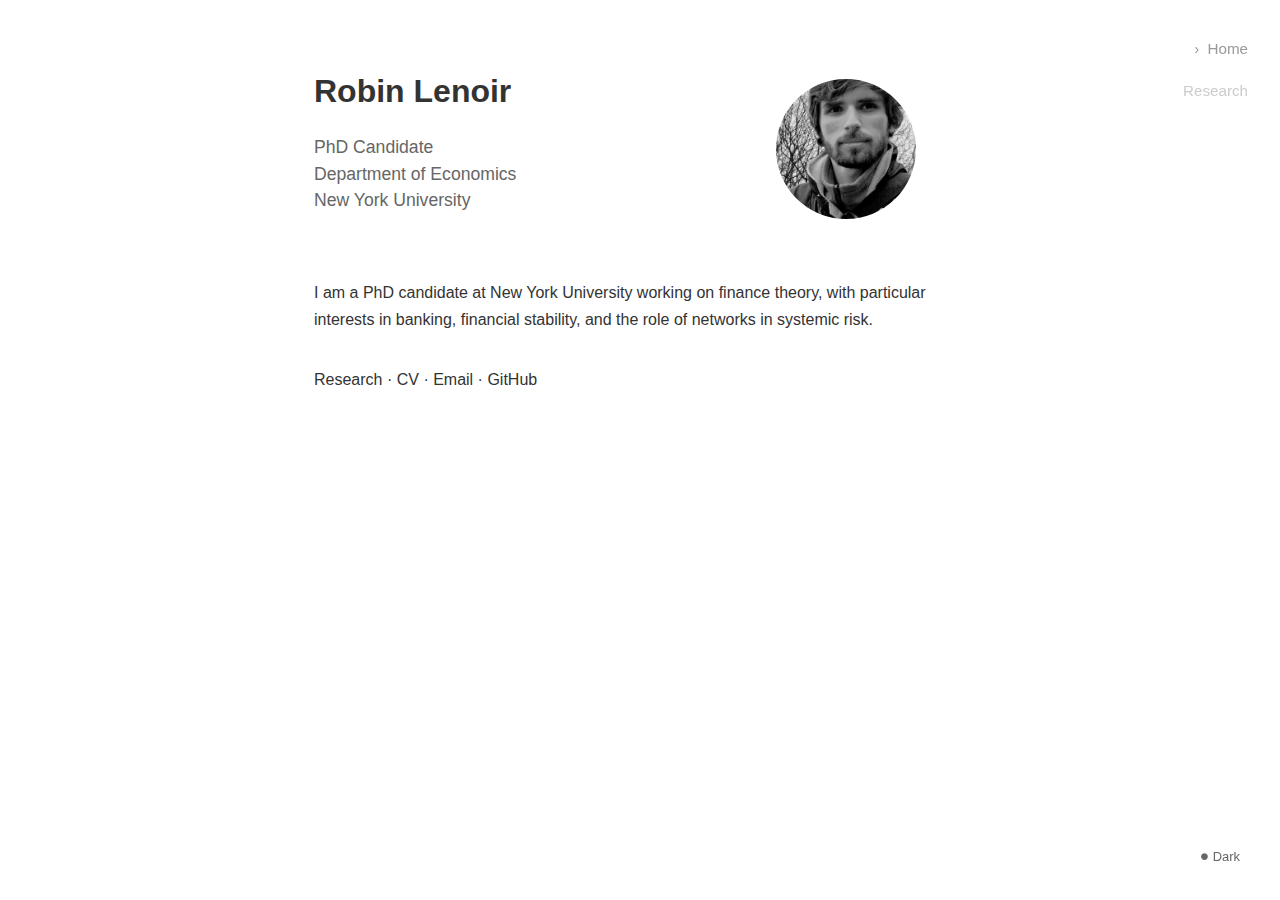
<file: index.html>
<!DOCTYPE html>
<html lang="en">
<head>
    <meta charset="UTF-8">
    <meta name="viewport" content="width=device-width, initial-scale=1.0">
    <meta name="description" content="Robin Lenoir - PhD candidate in Economics at NYU. Research on bank runs, financial stability, and network economics.">
    <title>Robin Lenoir</title>
    <link rel="canonical" href="https://robinlenoir.com/">

    <!-- OpenGraph tags for social sharing -->
    <meta property="og:title" content="Robin Lenoir - Economics Research">
    <meta property="og:description" content="PhD candidate in Economics at NYU. Research on bank runs, deposit markets, and financial stability.">
    <meta property="og:url" content="https://robinlenoir.com/">
    <meta property="og:type" content="website">
    <meta property="og:image" content="https://robinlenoir.com/images/profile.jpg">

    <!-- Twitter Card tags -->
    <meta name="twitter:card" content="summary">
    <meta name="twitter:title" content="Robin Lenoir - Economics Research">
    <meta name="twitter:description" content="PhD candidate in Economics at NYU. Research on bank runs and financial stability.">
    <meta name="twitter:image" content="https://robinlenoir.com/images/profile.jpg">

    <link rel="stylesheet" href="style.css">
    <script type="application/ld+json">
{
  "@context": "https://schema.org",
  "@type": "Person",
  "name": "Robin Lenoir",
  "jobTitle": "PhD Candidate in Economics",
  "affiliation": {
    "@type": "Organization",
    "name": "New York University",
    "department": "Department of Economics"
  },
  "url": "https://robinlenoir.com",
  "email": "lenoir.robin@gmail.com",
  "sameAs": [
    "https://github.com/Robin-Lenoir",
    "https://scholar.google.com/citations?user=YJST3i8AAAAJ"
  ]
}
    </script>
</head>
<body>
    <nav>
        <a href="index.html" class="active">Home</a>
        <a href="research.html">Research</a>
        <!-- <a href="teaching.html">Teaching</a> -->
    </nav>

    <main>
        <section id="profile">
            <div class="profile-info">
                <h1>Robin Lenoir</h1>
                <p class="position">PhD Candidate<br>
                Department of Economics<br>
                New York University</p>
            </div>
            <img src="images/profile.jpg" alt="Robin Lenoir" class="profile-photo">
        </section>

        <section id="about">
            <p>
            I am a PhD candidate at New York University working on finance theory, with particular interests in banking, financial stability, and the role of networks in systemic risk.
            </p>
        </section>

        <section id="contact">
            <p>
            <a href="research.html">Research</a>
            &middot;
            <a href="files/public/cv.pdf">CV</a>
            &middot;
            <a href="mailto:lenoir.robin@gmail.com">Email</a>
            &middot;
            <a href="https://github.com/Robin-Lenoir">GitHub</a>
                <!-- <a href="https://scholar.google.com/citations?user=YOURID">Google Scholar</a> -->
            </p>
        </section>
    </main>

    <footer>
        <button id="theme-toggle" aria-label="Toggle theme">
            <span id="theme-icon">●</span> <span id="theme-label">Auto</span>
        </button>
    </footer>

    <script src="theme-toggle.js"></script>
</body>
</html>
</file>
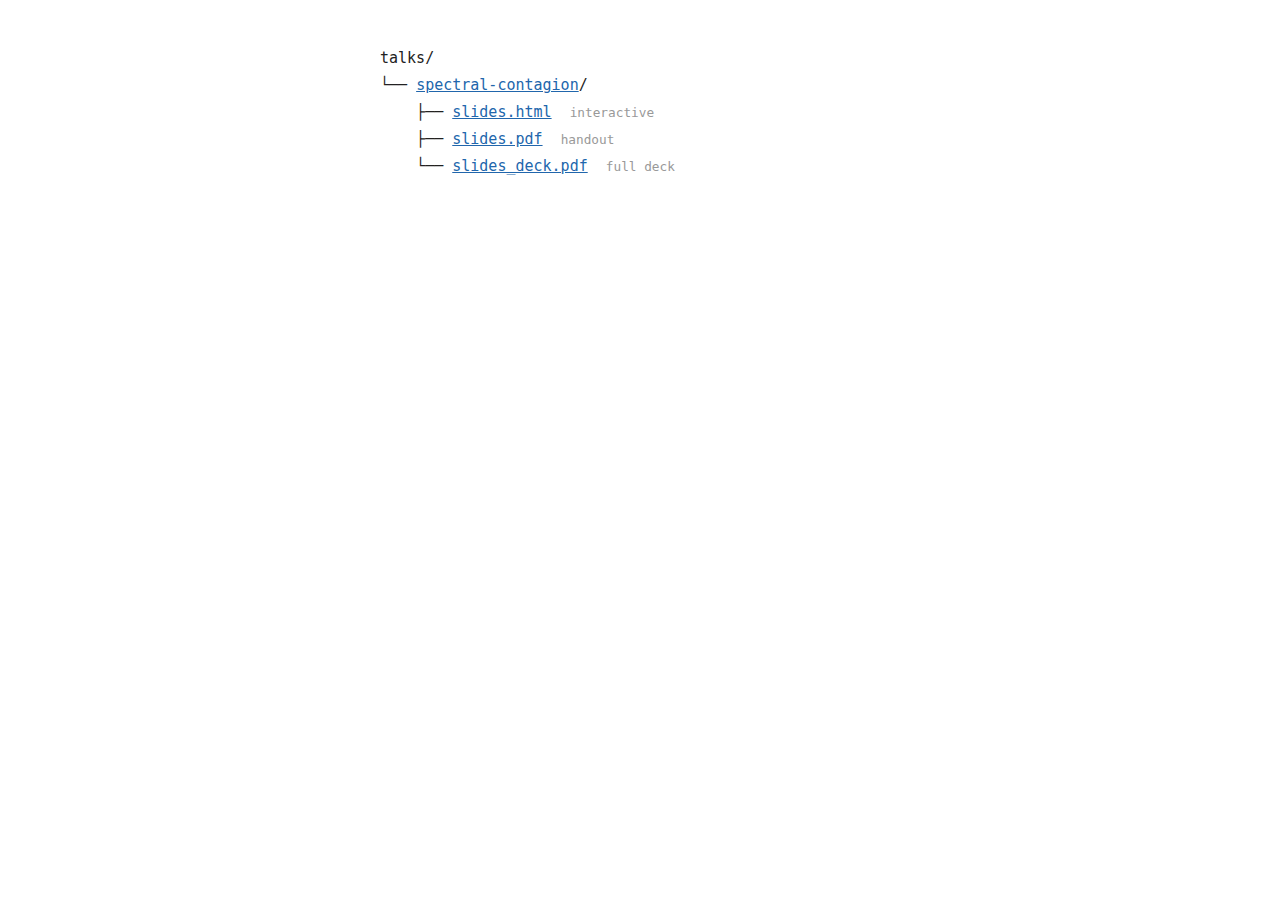
<file: talks/index.html>
<!DOCTYPE html>
<html lang="en">
<head>
<meta charset="utf-8">
<meta name="robots" content="noindex, nofollow">
<title>talks/</title>
<style>
body { font-family: monospace; font-size: 15px; max-width: 520px; margin: 3em auto; padding: 0 1em; color: #222; }
a { color: #2166ac; }
a:visited { color: #2166ac; }
.tree { line-height: 1.8; }
.dim { color: #999; font-size: 0.85em; }
</style>
</head>
<body>
<pre class="tree">talks/
└── <a href="spectral-contagion/">spectral-contagion</a>/
    ├── <a href="spectral-contagion/slides.html">slides.html</a>  <span class="dim">interactive</span>
    ├── <a href="spectral-contagion/slides.pdf">slides.pdf</a>  <span class="dim">handout</span>
    └── <a href="spectral-contagion/slides_deck.pdf">slides_deck.pdf</a>  <span class="dim">full deck</span>
</pre>
</body>
</html>
</file>
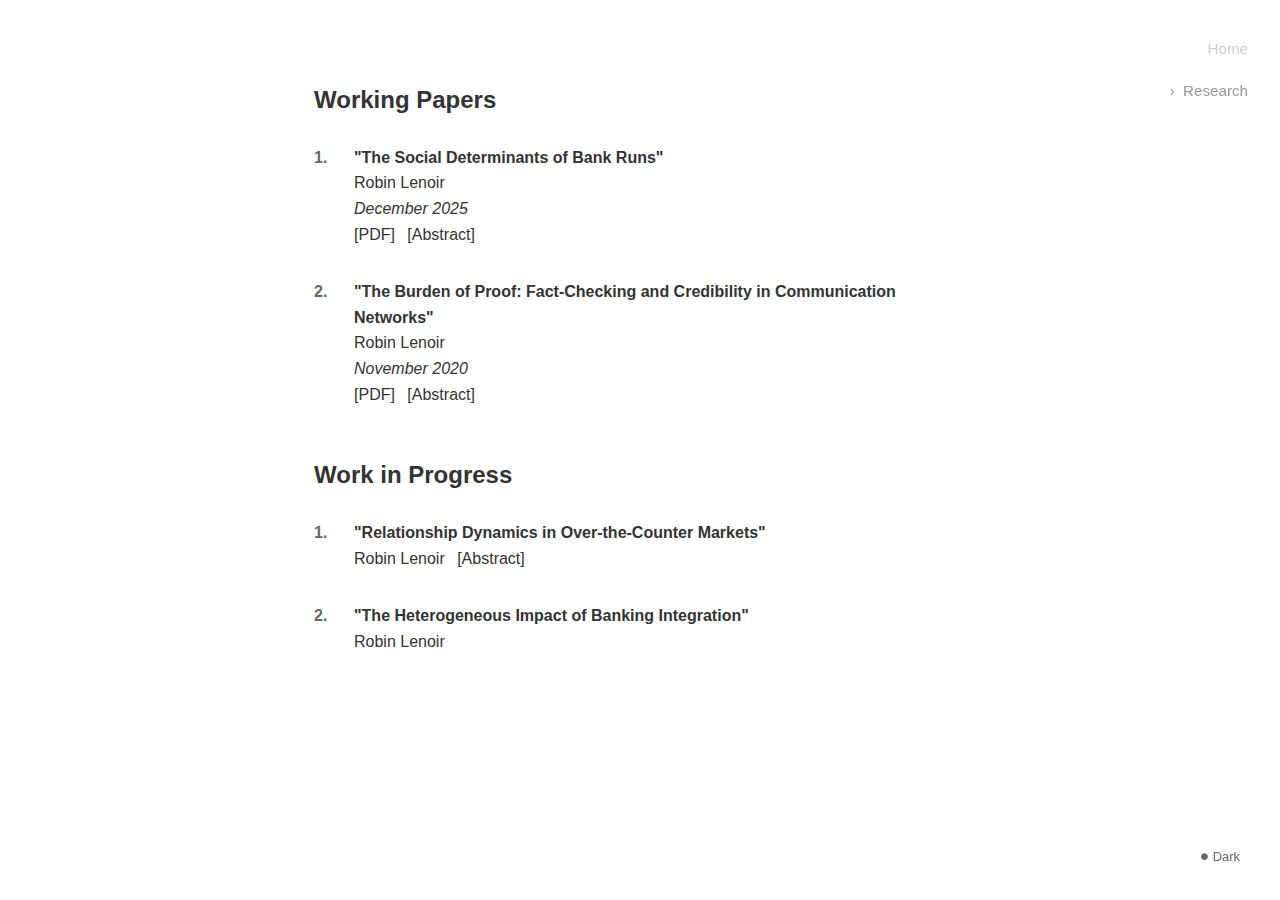
<file: research.html>
<!DOCTYPE html>
<html lang="en">
<head>
    <meta charset="UTF-8">
    <meta name="viewport" content="width=device-width, initial-scale=1.0">
    <title>Robin Lenoir - Research</title>
    <link rel="stylesheet" href="style.css">
</head>
<body>
    <nav>
        <a href="index.html">Home</a>
        <a href="research.html" class="active">Research</a>
        <!-- <a href="teaching.html">Teaching</a> -->
    </nav>

    <main>
        <!-- <h1>Research</h1> -->

        <section id="working-papers">
            <h2>Working Papers</h2>

            <ol class="paper-list">
                <li class="paper">
                    <span class="paper-title">"The Social Determinants of Bank Runs"</span><br>
                    Robin Lenoir<br>
                    <em>December 2025</em><br>
                    <span class="paper-links">
                        [<a href="public/papers/social_bank_runs.pdf">PDF</a>]
                    </span>
                    <details class="inline-abstract">
                        <summary>[Abstract]</summary>
                        <p>
                            Motivated by new evidence from the 2023 U.S. regional bank crisis, I develop a theory of how depositor social structure influences bank runs. Rumors about bank financial health spread via interpersonal communication, triggering withdrawals that may lead to collapse. I show that the occurrence, speed, and scale of runs depend on depositor connectedness—the likelihood that agents know and communicate with each other. Higher connectedness accelerates information spread, making runs faster and more severe. In contrast, dispersed depositor bases slow down runs, and can even prevent them entirely.
                        </p>
                    </details>
                </li>

                <li class="paper">
                    <span class="paper-title">"The Burden of Proof: Fact-Checking and Credibility in Communication Networks"</span><br>
                    Robin Lenoir<br>
                    <em>November 2020</em><br>
                    <span class="paper-links">
                        [<a href="public/papers/burden_of_proof.pdf">PDF</a>]
                    </span>
                    <details class="inline-abstract">
                        <summary>[Abstract]</summary>
                        <p>
                            Can fact-checking improve communication in a network? I study a communication network where agents can publicly commit ex-ante to fact-check any message they send with a reliability of their choice. I show that truth-seeking agents use fact-checking as a device to verify information while biased agents—who want false opinions to spread—use fact-checking as a persuasion device to improve their credibility. I describe how a designer can implement full communication (all messages are trusted and transmitted) by choosing an appropriate cost for fact-checking commitment, to be paid by agents. Finally, I study who carries the "burden of proof"; that which agents bear the necessary fact-checking to ensure sufficient trust in the network. I show that when the cost of fact-checking is low, unbiased agents carry the "burden of proof." Conversely, when the cost is high, biased agents carry it.
                        </p>
                    </details>
                </li>
            </ol>
        </section>

        <section id="work-in-progress">
            <h2>Work in Progress</h2>

            <ol class="wip-list">
                <li>
                    <span class="paper-title">"Relationship Dynamics in Over-the-Counter Markets"</span><br>
                    Robin Lenoir
                    <details class="inline-abstract">
                        <summary>[Abstract]</summary>
                        <p>
                            I develop a model of relationship dynamics in OTC markets, focusing on how these relationships affect liquidity and trading behavior. Investors facing liquidity shocks trade assets through partners chosen from a personal network of dealers randomly met in the past. Dealers, heterogeneous in their execution speed, compete on fees within the network to secure trades. In equilibrium, investors trade with the fastest dealer in their network, but fees are determined by the speed of the second-fastest dealer. As agents meet new dealers, they can switch to better partners, concentrating trade among the fastest dealers. When trading repeatedly with the same dealer, equilibrium fees decrease over time. I demonstrate how heterogeneity in investor access to the market depends on their network, with those having faster dealers adjusting their asset holdings more after liquidity shocks. Finally, I show that increased dealer competition, captured by the meeting rate of new dealers, increases asset holding dispersion and improves liquidity.
                        </p>
                    </details>
                </li>
                <li>
                    <span class="paper-title">"The Heterogeneous Impact of Banking Integration"</span><br>
                    Robin Lenoir
                </li>
            </ol>
        </section>
    </main>

    <footer>
        <button id="theme-toggle" aria-label="Toggle theme">
            <span id="theme-icon">●</span> <span id="theme-label">Auto</span>
        </button>
    </footer>

    <script src="theme-toggle.js"></script>
</body>
</html>
</file>
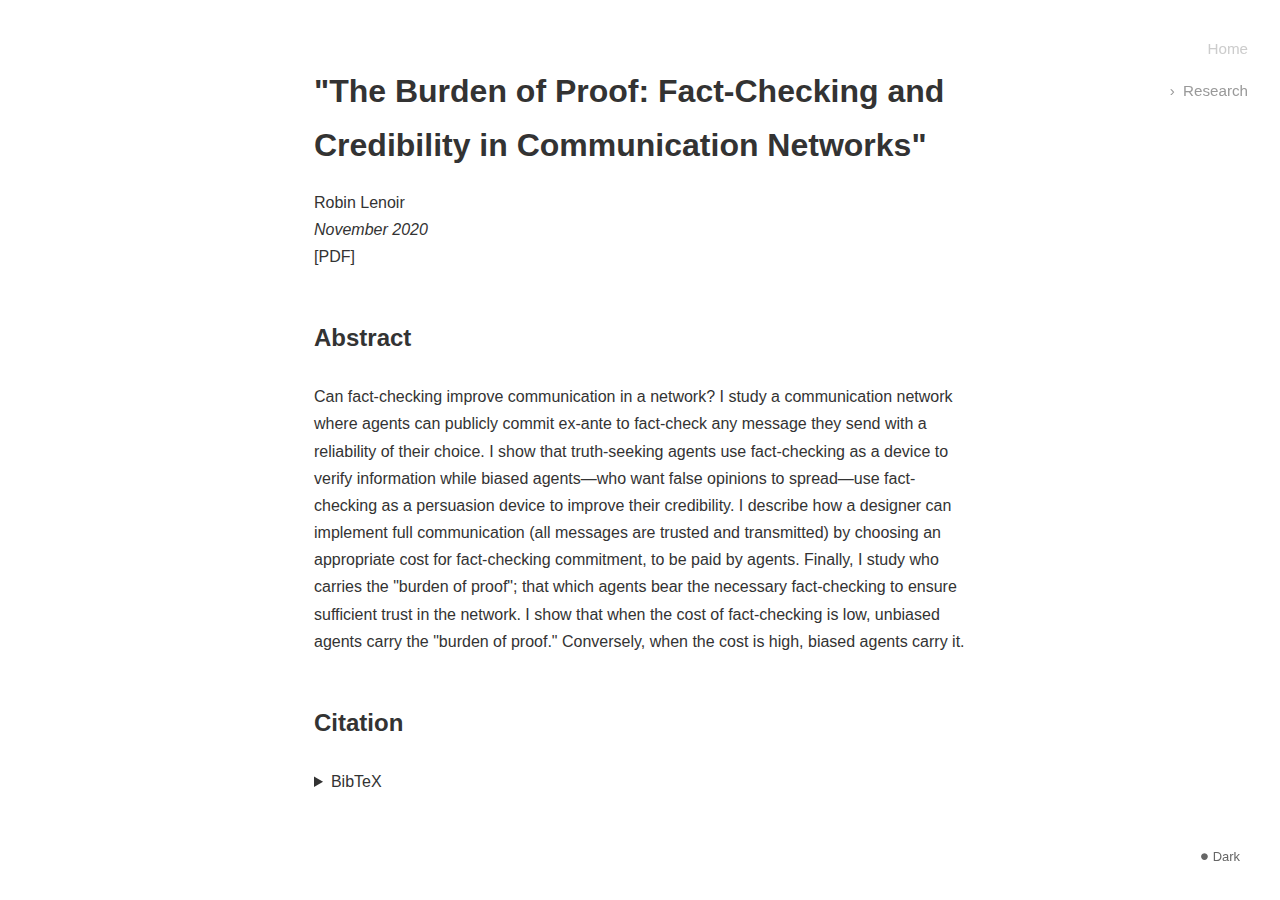
<file: papers/burden-of-proof.html>
<!DOCTYPE html>
<html lang="en">
<head>
    <meta charset="UTF-8">
    <meta name="viewport" content="width=device-width, initial-scale=1.0">

    <!-- Basic SEO -->
    <meta name="description" content="Can fact-checking improve communication in a network? I study how agents use fact-checking as both a verification and persuasion device.">
    <title>The Burden of Proof: Fact-Checking and Credibility in Communication Networks - Robin Lenoir</title>
    <link rel="canonical" href="https://robinlenoir.com/papers/burden-of-proof.html">

    <!-- Google Scholar Citation Tags -->
    <meta name="citation_title" content="The Burden of Proof: Fact-Checking and Credibility in Communication Networks">
    <meta name="citation_author" content="Robin Lenoir">
    <meta name="citation_publication_date" content="2020/11">
    <meta name="citation_pdf_url" content="https://robinlenoir.com/public/papers/burden_of_proof.pdf">
    <meta name="citation_fulltext_html_url" content="https://robinlenoir.com/papers/burden-of-proof.html">
    <meta name="citation_language" content="en">

    <!-- OpenGraph Tags for Social Sharing -->
    <meta property="og:title" content="The Burden of Proof: Fact-Checking and Credibility in Communication Networks">
    <meta property="og:description" content="Can fact-checking improve communication in a network? I study how agents use fact-checking as both a verification and persuasion device.">
    <meta property="og:url" content="https://robinlenoir.com/papers/burden-of-proof.html">
    <meta property="og:type" content="article">

    <!-- Twitter Card Tags -->
    <meta name="twitter:card" content="summary">
    <meta name="twitter:title" content="The Burden of Proof: Fact-Checking and Credibility in Communication Networks">
    <meta name="twitter:description" content="Can fact-checking improve communication in a network? I study how agents use fact-checking as both a verification and persuasion device.">

    <link rel="stylesheet" href="../style.css">
</head>
<body>
    <nav>
        <a href="../index.html">Home</a>
        <a href="../research.html" class="active">Research</a>
    </nav>

    <main>
        <article class="paper-page">
            <h1>"The Burden of Proof: Fact-Checking and Credibility in Communication Networks"</h1>

            <p class="paper-meta">
                Robin Lenoir<br>
                <em>November 2020</em><br>
                <span class="paper-links">
                    [<a href="../public/papers/burden_of_proof.pdf">PDF</a>]
                </span>
            </p>

            <section class="abstract">
                <h2>Abstract</h2>
                <p>
                    Can fact-checking improve communication in a network? I study a communication network where agents can publicly commit ex-ante to fact-check any message they send with a reliability of their choice. I show that truth-seeking agents use fact-checking as a device to verify information while biased agents—who want false opinions to spread—use fact-checking as a persuasion device to improve their credibility. I describe how a designer can implement full communication (all messages are trusted and transmitted) by choosing an appropriate cost for fact-checking commitment, to be paid by agents. Finally, I study who carries the "burden of proof"; that which agents bear the necessary fact-checking to ensure sufficient trust in the network. I show that when the cost of fact-checking is low, unbiased agents carry the "burden of proof." Conversely, when the cost is high, biased agents carry it.
                </p>
            </section>

            <section class="citation">
                <h2>Citation</h2>
                <details>
                    <summary>BibTeX</summary>
                    <pre><code>@article{lenoir2020burden,
  title={The Burden of Proof: Fact-Checking and Credibility in Communication Networks},
  author={Lenoir, Robin},
  year={2020},
  month={November}
}</code></pre>
                </details>
            </section>
        </article>
    </main>

    <footer>
        <button id="theme-toggle" aria-label="Toggle theme">
            <span id="theme-icon">●</span> <span id="theme-label">Auto</span>
        </button>
    </footer>

    <script src="../theme-toggle.js"></script>
</body>
</html>
</file>
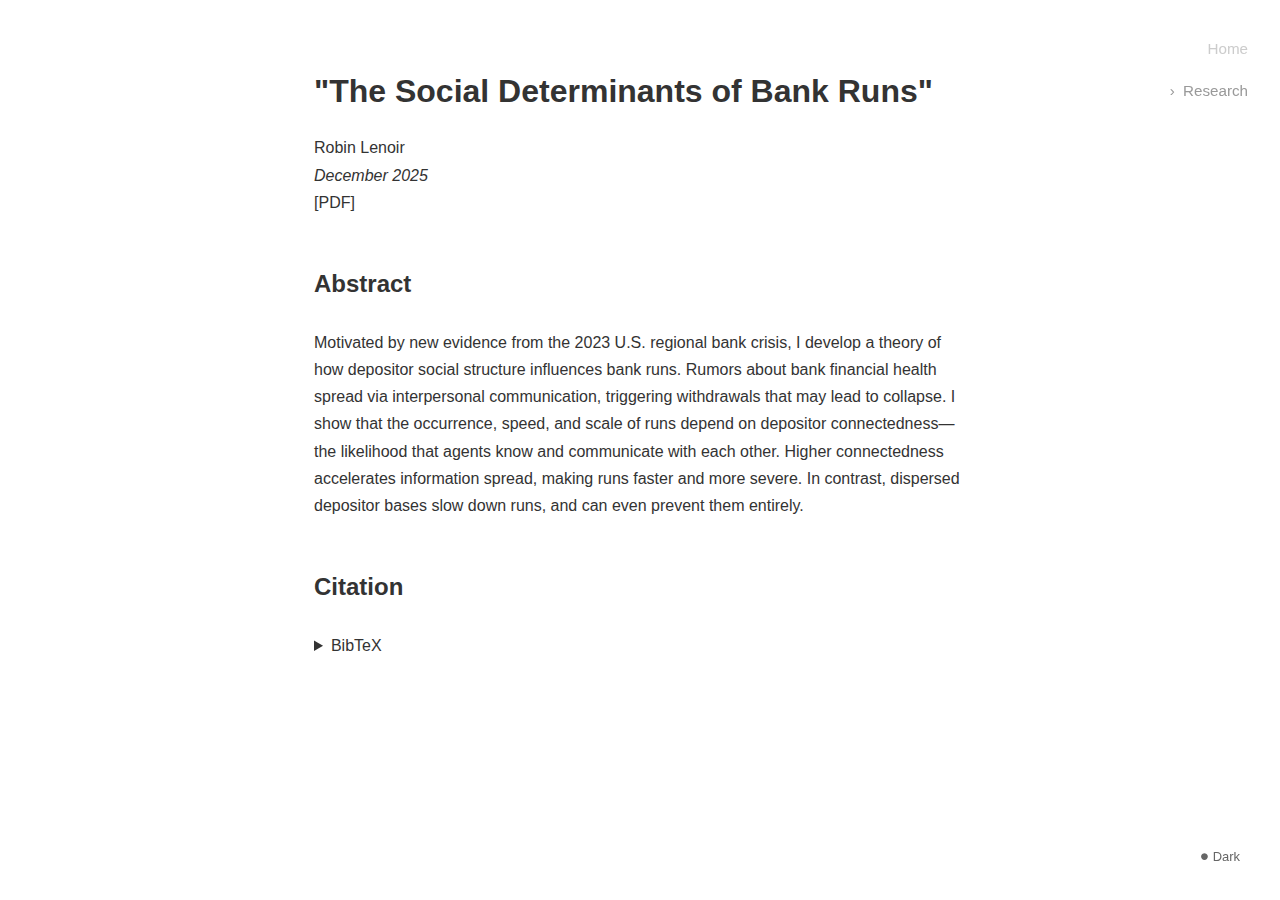
<file: papers/social-determinants-bank-runs.html>
<!DOCTYPE html>
<html lang="en">
<head>
    <meta charset="UTF-8">
    <meta name="viewport" content="width=device-width, initial-scale=1.0">

    <!-- Basic SEO -->
    <meta name="description" content="Motivated by new evidence from the 2023 U.S. regional bank crisis, I develop a theory of how depositor social structure influences bank runs.">
    <title>The Social Determinants of Bank Runs - Robin Lenoir</title>
    <link rel="canonical" href="https://robinlenoir.com/papers/social-determinants-bank-runs.html">

    <!-- Google Scholar Citation Tags -->
    <meta name="citation_title" content="The Social Determinants of Bank Runs">
    <meta name="citation_author" content="Robin Lenoir">
    <meta name="citation_publication_date" content="2025/12">
    <meta name="citation_pdf_url" content="https://robinlenoir.com/public/papers/social_bank_runs.pdf">
    <meta name="citation_fulltext_html_url" content="https://robinlenoir.com/papers/social-determinants-bank-runs.html">
    <meta name="citation_language" content="en">

    <!-- OpenGraph Tags for Social Sharing -->
    <meta property="og:title" content="The Social Determinants of Bank Runs">
    <meta property="og:description" content="How depositor social structure influences bank runs - new evidence from the 2023 U.S. regional bank crisis">
    <meta property="og:url" content="https://robinlenoir.com/papers/social-determinants-bank-runs.html">
    <meta property="og:type" content="article">

    <!-- Twitter Card Tags -->
    <meta name="twitter:card" content="summary">
    <meta name="twitter:title" content="The Social Determinants of Bank Runs">
    <meta name="twitter:description" content="How depositor social structure influences bank runs - new evidence from the 2023 U.S. regional bank crisis">

    <link rel="stylesheet" href="../style.css">
</head>
<body>
    <nav>
        <a href="../index.html">Home</a>
        <a href="../research.html" class="active">Research</a>
    </nav>

    <main>
        <article class="paper-page">
            <h1>"The Social Determinants of Bank Runs"</h1>

            <p class="paper-meta">
                Robin Lenoir<br>
                <em>December 2025</em><br>
                <span class="paper-links">
                    [<a href="../public/papers/social_bank_runs.pdf">PDF</a>]
                </span>
            </p>

            <section class="abstract">
                <h2>Abstract</h2>
                <p>
                    Motivated by new evidence from the 2023 U.S. regional bank crisis, I develop a theory of how depositor social structure influences bank runs. Rumors about bank financial health spread via interpersonal communication, triggering withdrawals that may lead to collapse. I show that the occurrence, speed, and scale of runs depend on depositor connectedness—the likelihood that agents know and communicate with each other. Higher connectedness accelerates information spread, making runs faster and more severe. In contrast, dispersed depositor bases slow down runs, and can even prevent them entirely.
                </p>
            </section>

            <section class="citation">
                <h2>Citation</h2>
                <details>
                    <summary>BibTeX</summary>
                    <pre><code>@article{lenoir2025social,
  title={The Social Determinants of Bank Runs},
  author={Lenoir, Robin},
  year={2025},
  month={December}
}</code></pre>
                </details>
            </section>
        </article>
    </main>

    <footer>
        <button id="theme-toggle" aria-label="Toggle theme">
            <span id="theme-icon">●</span> <span id="theme-label">Auto</span>
        </button>
    </footer>

    <script src="../theme-toggle.js"></script>
</body>
</html>
</file>
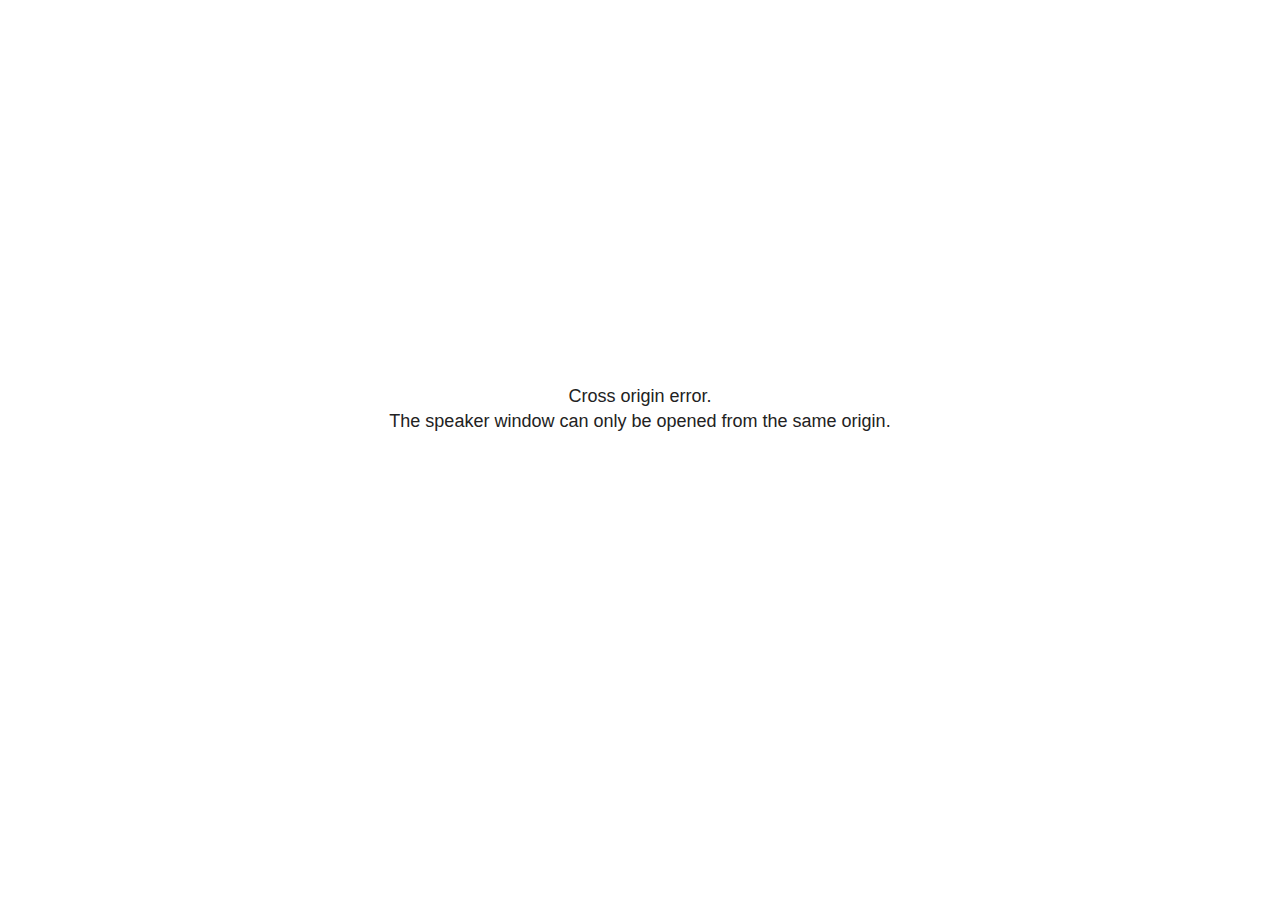
<file: talks/spectral-contagion/reveal.js/plugin/notes/speaker-view.html>
<!--
	NOTE: You need to build the notes plugin after making changes to this file.
-->
<html lang="en">
	<head>
		<meta charset="utf-8">

		<title>reveal.js - Speaker View</title>

		<style>
			body {
				font-family: Helvetica;
				font-size: 18px;
			}

			#current-slide,
			#upcoming-slide,
			#speaker-controls {
				padding: 6px;
				box-sizing: border-box;
				-moz-box-sizing: border-box;
			}

			#current-slide iframe,
			#upcoming-slide iframe {
				width: 100%;
				height: 100%;
				border: 1px solid #ddd;
			}

			#current-slide .label,
			#upcoming-slide .label {
				position: absolute;
				top: 10px;
				left: 10px;
				z-index: 2;
			}

			#connection-status {
				position: absolute;
				top: 0;
				left: 0;
				width: 100%;
				height: 100%;
				z-index: 20;
				padding: 30% 20% 20% 20%;
				font-size: 18px;
				color: #222;
				background: #fff;
				text-align: center;
				box-sizing: border-box;
				line-height: 1.4;
			}

			.overlay-element {
				height: 34px;
				line-height: 34px;
				padding: 0 10px;
				text-shadow: none;
				background: rgba( 220, 220, 220, 0.8 );
				color: #222;
				font-size: 14px;
			}

			.overlay-element.interactive:hover {
				background: rgba( 220, 220, 220, 1 );
			}

			#current-slide {
				position: absolute;
				width: 60%;
				height: 100%;
				top: 0;
				left: 0;
				padding-right: 0;
			}

			#upcoming-slide {
				position: absolute;
				width: 40%;
				height: 40%;
				right: 0;
				top: 0;
			}

			/* Speaker controls */
			#speaker-controls {
				position: absolute;
				top: 40%;
				right: 0;
				width: 40%;
				height: 60%;
				overflow: auto;
				font-size: 18px;
			}

				.speaker-controls-time.hidden,
				.speaker-controls-notes.hidden {
					display: none;
				}

				.speaker-controls-time .label,
				.speaker-controls-pace .label,
				.speaker-controls-notes .label {
					text-transform: uppercase;
					font-weight: normal;
					font-size: 0.66em;
					color: #666;
					margin: 0;
				}

				.speaker-controls-time, .speaker-controls-pace {
					border-bottom: 1px solid rgba( 200, 200, 200, 0.5 );
					margin-bottom: 10px;
					padding: 10px 16px;
					padding-bottom: 20px;
					cursor: pointer;
				}

				.speaker-controls-time .reset-button {
					opacity: 0;
					float: right;
					color: #666;
					text-decoration: none;
				}
				.speaker-controls-time:hover .reset-button {
					opacity: 1;
				}

				.speaker-controls-time .timer,
				.speaker-controls-time .clock {
					width: 50%;
				}

				.speaker-controls-time .timer,
				.speaker-controls-time .clock,
				.speaker-controls-time .pacing .hours-value,
				.speaker-controls-time .pacing .minutes-value,
				.speaker-controls-time .pacing .seconds-value {
					font-size: 1.9em;
				}

				.speaker-controls-time .timer {
					float: left;
				}

				.speaker-controls-time .clock {
					float: right;
					text-align: right;
				}

				.speaker-controls-time span.mute {
					opacity: 0.3;
				}

				.speaker-controls-time .pacing-title {
					margin-top: 5px;
				}

				.speaker-controls-time .pacing.ahead {
					color: blue;
				}

				.speaker-controls-time .pacing.on-track {
					color: green;
				}

				.speaker-controls-time .pacing.behind {
					color: red;
				}

				.speaker-controls-notes {
					padding: 10px 16px;
				}

				.speaker-controls-notes .value {
					margin-top: 5px;
					line-height: 1.4;
					font-size: 1.2em;
				}

			/* Layout selector */
			#speaker-layout {
				position: absolute;
				top: 10px;
				right: 10px;
				color: #222;
				z-index: 10;
			}
				#speaker-layout select {
					position: absolute;
					width: 100%;
					height: 100%;
					top: 0;
					left: 0;
					border: 0;
					box-shadow: 0;
					cursor: pointer;
					opacity: 0;

					font-size: 1em;
					background-color: transparent;

					-moz-appearance: none;
					-webkit-appearance: none;
					-webkit-tap-highlight-color: rgba(0, 0, 0, 0);
				}

				#speaker-layout select:focus {
					outline: none;
					box-shadow: none;
				}

			.clear {
				clear: both;
			}

			/* Speaker layout: Wide */
			body[data-speaker-layout="wide"] #current-slide,
			body[data-speaker-layout="wide"] #upcoming-slide {
				width: 50%;
				height: 45%;
				padding: 6px;
			}

			body[data-speaker-layout="wide"] #current-slide {
				top: 0;
				left: 0;
			}

			body[data-speaker-layout="wide"] #upcoming-slide {
				top: 0;
				left: 50%;
			}

			body[data-speaker-layout="wide"] #speaker-controls {
				top: 45%;
				left: 0;
				width: 100%;
				height: 50%;
				font-size: 1.25em;
			}

			/* Speaker layout: Tall */
			body[data-speaker-layout="tall"] #current-slide,
			body[data-speaker-layout="tall"] #upcoming-slide {
				width: 45%;
				height: 50%;
				padding: 6px;
			}

			body[data-speaker-layout="tall"] #current-slide {
				top: 0;
				left: 0;
			}

			body[data-speaker-layout="tall"] #upcoming-slide {
				top: 50%;
				left: 0;
			}

			body[data-speaker-layout="tall"] #speaker-controls {
				padding-top: 40px;
				top: 0;
				left: 45%;
				width: 55%;
				height: 100%;
				font-size: 1.25em;
			}

			/* Speaker layout: Notes only */
			body[data-speaker-layout="notes-only"] #current-slide,
			body[data-speaker-layout="notes-only"] #upcoming-slide {
				display: none;
			}

			body[data-speaker-layout="notes-only"] #speaker-controls {
				padding-top: 40px;
				top: 0;
				left: 0;
				width: 100%;
				height: 100%;
				font-size: 1.25em;
			}

			@media screen and (max-width: 1080px) {
				body[data-speaker-layout="default"] #speaker-controls {
					font-size: 16px;
				}
			}

			@media screen and (max-width: 900px) {
				body[data-speaker-layout="default"] #speaker-controls {
					font-size: 14px;
				}
			}

			@media screen and (max-width: 800px) {
				body[data-speaker-layout="default"] #speaker-controls {
					font-size: 12px;
				}
			}

		</style>
	</head>

	<body>

		<div id="connection-status">Loading speaker view...</div>

		<div id="current-slide"></div>
		<div id="upcoming-slide"><span class="overlay-element label">Upcoming</span></div>
		<div id="speaker-controls">
			<div class="speaker-controls-time">
				<h4 class="label">Time <span class="reset-button">Click to Reset</span></h4>
				<div class="clock">
					<span class="clock-value">0:00 AM</span>
				</div>
				<div class="timer">
					<span class="hours-value">00</span><span class="minutes-value">:00</span><span class="seconds-value">:00</span>
				</div>
				<div class="clear"></div>

				<h4 class="label pacing-title" style="display: none">Pacing – Time to finish current slide</h4>
				<div class="pacing" style="display: none">
					<span class="hours-value">00</span><span class="minutes-value">:00</span><span class="seconds-value">:00</span>
				</div>
			</div>

			<div class="speaker-controls-notes hidden">
				<h4 class="label">Notes</h4>
				<div class="value"></div>
			</div>
		</div>
		<div id="speaker-layout" class="overlay-element interactive">
			<span class="speaker-layout-label"></span>
			<select class="speaker-layout-dropdown"></select>
		</div>

		<script>

			(function() {

				var notes,
					notesValue,
					currentState,
					currentSlide,
					upcomingSlide,
					layoutLabel,
					layoutDropdown,
					pendingCalls = {},
					lastRevealApiCallId = 0,
					connected = false

				var connectionStatus = document.querySelector( '#connection-status' );

				var SPEAKER_LAYOUTS = {
					'default': 'Default',
					'wide': 'Wide',
					'tall': 'Tall',
					'notes-only': 'Notes only'
				};

				setupLayout();

				let openerOrigin;

				try {
					openerOrigin = window.opener.location.origin;
				}
				catch ( error ) { console.warn( error ) }

				// In order to prevent XSS, the speaker view will only run if its
				// opener has the same origin as itself
				if( window.location.origin !== openerOrigin ) {
					connectionStatus.innerHTML = 'Cross origin error.<br>The speaker window can only be opened from the same origin.';
					return;
				}

				var connectionTimeout = setTimeout( function() {
					connectionStatus.innerHTML = 'Error connecting to main window.<br>Please try closing and reopening the speaker view.';
				}, 5000 );

				window.addEventListener( 'message', function( event ) {

					// Validate the origin of all messages to avoid parsing messages
					// that aren't meant for us. Ignore when running off file:// so
					// that the speaker view continues to work without a web server.
					if( window.location.origin !== event.origin && window.location.origin !== 'file://' ) {
						return
					}

					clearTimeout( connectionTimeout );
					connectionStatus.style.display = 'none';

					var data = JSON.parse( event.data );

					// The overview mode is only useful to the reveal.js instance
					// where navigation occurs so we don't sync it
					if( data.state ) delete data.state.overview;

					// Messages sent by the notes plugin inside of the main window
					if( data && data.namespace === 'reveal-notes' ) {
						if( data.type === 'connect' ) {
							handleConnectMessage( data );
						}
						else if( data.type === 'state' ) {
							handleStateMessage( data );
						}
						else if( data.type === 'return' ) {
							pendingCalls[data.callId](data.result);
							delete pendingCalls[data.callId];
						}
					}
					// Messages sent by the reveal.js inside of the current slide preview
					else if( data && data.namespace === 'reveal' ) {
						const supportedEvents = [
							'slidechanged',
							'fragmentshown',
							'fragmenthidden',
							'paused',
							'resumed',
							'previewiframe',
							'previewimage',
							'previewvideo',
							'closeoverlay'
						];

						if( /ready/.test( data.eventName ) ) {
							// Send a message back to notify that the handshake is complete
							window.opener.postMessage( JSON.stringify({ namespace: 'reveal-notes', type: 'connected'} ), '*' );
						}
						else if( supportedEvents.includes( data.eventName ) && currentState !== JSON.stringify( data.state ) ) {
							dispatchStateToMainWindow( data.state );
						}
					}

				} );

				/**
				 * Updates the presentation in the main window to match the state
				 * of the presentation in the notes window.
				 */
				const dispatchStateToMainWindow = debounce(( state ) => {
					window.opener.postMessage( JSON.stringify({ method: 'setState', args: [ state ]} ), '*' );
				}, 500);

				/**
				 * Asynchronously calls the Reveal.js API of the main frame.
				 */
				function callRevealApi( methodName, methodArguments, callback ) {

					var callId = ++lastRevealApiCallId;
					pendingCalls[callId] = callback;
					window.opener.postMessage( JSON.stringify( {
						namespace: 'reveal-notes',
						type: 'call',
						callId: callId,
						methodName: methodName,
						arguments: methodArguments
					} ), '*' );

				}

				/**
				 * Called when the main window is trying to establish a
				 * connection.
				 */
				function handleConnectMessage( data ) {

					if( connected === false ) {
						connected = true;

						setupIframes( data );
						setupKeyboard();
						setupNotes();
						setupTimer();
						setupHeartbeat();
					}

				}

				/**
				 * Called when the main window sends an updated state.
				 */
				function handleStateMessage( data ) {

					// Store the most recently set state to avoid circular loops
					// applying the same state
					currentState = JSON.stringify( data.state );

					// No need for updating the notes in case of fragment changes
					if ( data.notes ) {
						notes.classList.remove( 'hidden' );
						notesValue.style.whiteSpace = data.whitespace;
						if( data.markdown ) {
							notesValue.innerHTML = marked( data.notes );
						}
						else {
							notesValue.innerHTML = data.notes;
						}
					}
					else {
						notes.classList.add( 'hidden' );
					}

					// Don't show lightboxes in the upcoming slide
					const { previewVideo, previewImage, previewIframe, ...upcomingState } = data.state;

					// Update the note slides
					currentSlide.contentWindow.postMessage( JSON.stringify({ method: 'setState', args: [ data.state ] }), '*' );
					upcomingSlide.contentWindow.postMessage( JSON.stringify({ method: 'setState', args: [ upcomingState ] }), '*' );
					upcomingSlide.contentWindow.postMessage( JSON.stringify({ method: 'next' }), '*' );

				}

				// Limit to max one state update per X ms
				handleStateMessage = debounce( handleStateMessage, 200 );

				/**
				 * Forward keyboard events to the current slide window.
				 * This enables keyboard events to work even if focus
				 * isn't set on the current slide iframe.
				 *
				 * Block F5 default handling, it reloads and disconnects
				 * the speaker notes window.
				 */
				function setupKeyboard() {

					document.addEventListener( 'keydown', function( event ) {
						if( event.keyCode === 116 || ( event.metaKey && event.keyCode === 82 ) ) {
							event.preventDefault();
							return false;
						}
						currentSlide.contentWindow.postMessage( JSON.stringify({ method: 'triggerKey', args: [ event.keyCode ] }), '*' );
					} );

				}

				/**
				 * Creates the preview iframes.
				 */
				function setupIframes( data ) {

					var params = [
						'receiver',
						'progress=false',
						'history=false',
						'transition=none',
						'autoSlide=0',
						'backgroundTransition=none'
					].join( '&' );

					var urlSeparator = /\?/.test(data.url) ? '&' : '?';
					var hash = '#/' + data.state.indexh + '/' + data.state.indexv;
					var currentURL = data.url + urlSeparator + params + '&scrollActivationWidth=false&postMessageEvents=true' + hash;
					var upcomingURL = data.url + urlSeparator + params + '&scrollActivationWidth=false&controls=false' + hash;

					currentSlide = document.createElement( 'iframe' );
					currentSlide.setAttribute( 'width', 1280 );
					currentSlide.setAttribute( 'height', 1024 );
					currentSlide.setAttribute( 'src', currentURL );
					document.querySelector( '#current-slide' ).appendChild( currentSlide );

					upcomingSlide = document.createElement( 'iframe' );
					upcomingSlide.setAttribute( 'width', 640 );
					upcomingSlide.setAttribute( 'height', 512 );
					upcomingSlide.setAttribute( 'src', upcomingURL );
					document.querySelector( '#upcoming-slide' ).appendChild( upcomingSlide );

				}

				/**
				 * Setup the notes UI.
				 */
				function setupNotes() {

					notes = document.querySelector( '.speaker-controls-notes' );
					notesValue = document.querySelector( '.speaker-controls-notes .value' );

				}

				/**
				 * We send out a heartbeat at all times to ensure we can
				 * reconnect with the main presentation window after reloads.
				 */
				function setupHeartbeat() {

					setInterval( () => {
						window.opener.postMessage( JSON.stringify({ namespace: 'reveal-notes', type: 'heartbeat'} ), '*' );
					}, 1000 );

				}

				function getTimings( callback ) {

					callRevealApi( 'getSlidesAttributes', [], function ( slideAttributes ) {
						callRevealApi( 'getConfig', [], function ( config ) {
							var totalTime = config.totalTime;
							var minTimePerSlide = config.minimumTimePerSlide || 0;
							var defaultTiming = config.defaultTiming;
							if ((defaultTiming == null) && (totalTime == null)) {
								callback(null);
								return;
							}
							// Setting totalTime overrides defaultTiming
							if (totalTime) {
								defaultTiming = 0;
							}
							var timings = [];
							for ( var i in slideAttributes ) {
								var slide = slideAttributes[ i ];
								var timing = defaultTiming;
								if( slide.hasOwnProperty( 'data-timing' )) {
									var t = slide[ 'data-timing' ];
									timing = parseInt(t);
									if( isNaN(timing) ) {
										console.warn("Could not parse timing '" + t + "' of slide " + i + "; using default of " + defaultTiming);
										timing = defaultTiming;
									}
								}
								timings.push(timing);
							}
							if ( totalTime ) {
								// After we've allocated time to individual slides, we summarize it and
								// subtract it from the total time
								var remainingTime = totalTime - timings.reduce( function(a, b) { return a + b; }, 0 );
								// The remaining time is divided by the number of slides that have 0 seconds
								// allocated at the moment, giving the average time-per-slide on the remaining slides
								var remainingSlides = (timings.filter( function(x) { return x == 0 }) ).length
								var timePerSlide = Math.round( remainingTime / remainingSlides, 0 )
								// And now we replace every zero-value timing with that average
								timings = timings.map( function(x) { return (x==0 ? timePerSlide : x) } );
							}
							var slidesUnderMinimum = timings.filter( function(x) { return (x < minTimePerSlide) } ).length
							if ( slidesUnderMinimum ) {
								message = "The pacing time for " + slidesUnderMinimum + " slide(s) is under the configured minimum of " + minTimePerSlide + " seconds. Check the data-timing attribute on individual slides, or consider increasing the totalTime or minimumTimePerSlide configuration options (or removing some slides).";
								alert(message);
							}
							callback( timings );
						} );
					} );

				}

				/**
				 * Return the number of seconds allocated for presenting
				 * all slides up to and including this one.
				 */
				function getTimeAllocated( timings, callback ) {

					callRevealApi( 'getSlidePastCount', [], function ( currentSlide ) {
						var allocated = 0;
						for (var i in timings.slice(0, currentSlide + 1)) {
							allocated += timings[i];
						}
						callback( allocated );
					} );

				}

				/**
				 * Create the timer and clock and start updating them
				 * at an interval.
				 */
				function setupTimer() {

					var start = new Date(),
					timeEl = document.querySelector( '.speaker-controls-time' ),
					clockEl = timeEl.querySelector( '.clock-value' ),
					hoursEl = timeEl.querySelector( '.hours-value' ),
					minutesEl = timeEl.querySelector( '.minutes-value' ),
					secondsEl = timeEl.querySelector( '.seconds-value' ),
					pacingTitleEl = timeEl.querySelector( '.pacing-title' ),
					pacingEl = timeEl.querySelector( '.pacing' ),
					pacingHoursEl = pacingEl.querySelector( '.hours-value' ),
					pacingMinutesEl = pacingEl.querySelector( '.minutes-value' ),
					pacingSecondsEl = pacingEl.querySelector( '.seconds-value' );

					var timings = null;
					getTimings( function ( _timings ) {

						timings = _timings;
						if (_timings !== null) {
							pacingTitleEl.style.removeProperty('display');
							pacingEl.style.removeProperty('display');
						}

						// Update once directly
						_updateTimer();

						// Then update every second
						setInterval( _updateTimer, 1000 );

					} );


					function _resetTimer() {

						if (timings == null) {
							start = new Date();
							_updateTimer();
						}
						else {
							// Reset timer to beginning of current slide
							getTimeAllocated( timings, function ( slideEndTimingSeconds ) {
								var slideEndTiming = slideEndTimingSeconds * 1000;
								callRevealApi( 'getSlidePastCount', [], function ( currentSlide ) {
									var currentSlideTiming = timings[currentSlide] * 1000;
									var previousSlidesTiming = slideEndTiming - currentSlideTiming;
									var now = new Date();
									start = new Date(now.getTime() - previousSlidesTiming);
									_updateTimer();
								} );
							} );
						}

					}

					timeEl.addEventListener( 'click', function() {
						_resetTimer();
						return false;
					} );

					function _displayTime( hrEl, minEl, secEl, time) {

						var sign = Math.sign(time) == -1 ? "-" : "";
						time = Math.abs(Math.round(time / 1000));
						var seconds = time % 60;
						var minutes = Math.floor( time / 60 ) % 60 ;
						var hours = Math.floor( time / ( 60 * 60 )) ;
						hrEl.innerHTML = sign + zeroPadInteger( hours );
						if (hours == 0) {
							hrEl.classList.add( 'mute' );
						}
						else {
							hrEl.classList.remove( 'mute' );
						}
						minEl.innerHTML = ':' + zeroPadInteger( minutes );
						if (hours == 0 && minutes == 0) {
							minEl.classList.add( 'mute' );
						}
						else {
							minEl.classList.remove( 'mute' );
						}
						secEl.innerHTML = ':' + zeroPadInteger( seconds );
					}

					function _updateTimer() {

						var diff, hours, minutes, seconds,
						now = new Date();

						diff = now.getTime() - start.getTime();

						clockEl.innerHTML = now.toLocaleTimeString( 'en-US', { hour12: true, hour: '2-digit', minute:'2-digit' } );
						_displayTime( hoursEl, minutesEl, secondsEl, diff );
						if (timings !== null) {
							_updatePacing(diff);
						}

					}

					function _updatePacing(diff) {

						getTimeAllocated( timings, function ( slideEndTimingSeconds ) {
							var slideEndTiming = slideEndTimingSeconds * 1000;

							callRevealApi( 'getSlidePastCount', [], function ( currentSlide ) {
								var currentSlideTiming = timings[currentSlide] * 1000;
								var timeLeftCurrentSlide = slideEndTiming - diff;
								if (timeLeftCurrentSlide < 0) {
									pacingEl.className = 'pacing behind';
								}
								else if (timeLeftCurrentSlide < currentSlideTiming) {
									pacingEl.className = 'pacing on-track';
								}
								else {
									pacingEl.className = 'pacing ahead';
								}
								_displayTime( pacingHoursEl, pacingMinutesEl, pacingSecondsEl, timeLeftCurrentSlide );
							} );
						} );
					}

				}

				/**
				 * Sets up the speaker view layout and layout selector.
				 */
				function setupLayout() {

					layoutDropdown = document.querySelector( '.speaker-layout-dropdown' );
					layoutLabel = document.querySelector( '.speaker-layout-label' );

					// Render the list of available layouts
					for( var id in SPEAKER_LAYOUTS ) {
						var option = document.createElement( 'option' );
						option.setAttribute( 'value', id );
						option.textContent = SPEAKER_LAYOUTS[ id ];
						layoutDropdown.appendChild( option );
					}

					// Monitor the dropdown for changes
					layoutDropdown.addEventListener( 'change', function( event ) {

						setLayout( layoutDropdown.value );

					}, false );

					// Restore any currently persisted layout
					setLayout( getLayout() );

				}

				/**
				 * Sets a new speaker view layout. The layout is persisted
				 * in local storage.
				 */
				function setLayout( value ) {

					var title = SPEAKER_LAYOUTS[ value ];

					layoutLabel.innerHTML = 'Layout' + ( title ? ( ': ' + title ) : '' );
					layoutDropdown.value = value;

					document.body.setAttribute( 'data-speaker-layout', value );

					// Persist locally
					if( supportsLocalStorage() ) {
						window.localStorage.setItem( 'reveal-speaker-layout', value );
					}

				}

				/**
				 * Returns the ID of the most recently set speaker layout
				 * or our default layout if none has been set.
				 */
				function getLayout() {

					if( supportsLocalStorage() ) {
						var layout = window.localStorage.getItem( 'reveal-speaker-layout' );
						if( layout ) {
							return layout;
						}
					}

					// Default to the first record in the layouts hash
					for( var id in SPEAKER_LAYOUTS ) {
						return id;
					}

				}

				function supportsLocalStorage() {

					try {
						localStorage.setItem('test', 'test');
						localStorage.removeItem('test');
						return true;
					}
					catch( e ) {
						return false;
					}

				}

				function zeroPadInteger( num ) {

					var str = '00' + parseInt( num );
					return str.substring( str.length - 2 );

				}

				/**
				 * Limits the frequency at which a function can be called.
				 */
				function debounce( fn, ms ) {

					var lastTime = 0,
						timeout;

					return function() {

						var args = arguments;
						var context = this;

						clearTimeout( timeout );

						var timeSinceLastCall = Date.now() - lastTime;
						if( timeSinceLastCall > ms ) {
							fn.apply( context, args );
							lastTime = Date.now();
						}
						else {
							timeout = setTimeout( function() {
								fn.apply( context, args );
								lastTime = Date.now();
							}, ms - timeSinceLastCall );
						}

					}

				}

			})();

		</script>
	</body>
</html>
</file>
<file: style.css>
/* ==================== */
/* Reset and Base Styles */
/* ==================== */
* {
    margin: 0;
    padding: 0;
    box-sizing: border-box;
}

:root {
    --text-primary: #333;
    --text-secondary: #666;
    --accent-color: #333;  /* Minimal dark gray accent */
    --nav-light: #ccc;     /* Very light gray for navigation */
    --nav-active: #999;    /* Slightly darker gray for active nav */
    --bg-primary: #ffffff;
    --bg-secondary: #f9f9f9;
    --border-color: #e0e0e0;
    --max-width: 700px;  /* Desktop width */
}

/* ==================== */
/* Theme System */
/* ==================== */

/* Dark mode colors - Manual override */
[data-theme="dark"] {
    --bg-primary: #1e1e2e;        /* Warm dark background */
    --bg-secondary: #26263a;      /* Subtle elevation */
    --text-primary: #e0def4;      /* Soft lavender-white */
    --text-secondary: #9399b2;    /* Muted gray-blue */
    --accent-color: #b4befe;      /* Soft lavender-blue links */
    --nav-light: #585b70;         /* Muted gray navigation */
    --nav-active: #9399b2;        /* Active nav state */
    --border-color: #313244;      /* Subtle borders */
}

/* System preference detection (auto mode) */
@media (prefers-color-scheme: dark) {
    :root:not([data-theme="light"]) {
        --bg-primary: #1e1e2e;
        --bg-secondary: #26263a;
        --text-primary: #e0def4;
        --text-secondary: #9399b2;
        --accent-color: #b4befe;
        --nav-light: #585b70;
        --nav-active: #9399b2;
        --border-color: #313244;
    }
}

/* Dark mode photo adjustment */
[data-theme="dark"] .profile-photo {
    filter: grayscale(20%) brightness(0.95);
}

@media (prefers-color-scheme: dark) {
    :root:not([data-theme="light"]) .profile-photo {
        filter: grayscale(20%) brightness(0.95);
    }
}

/* ==================== */
/* Typography */
/* ==================== */
body {
    font-family: -apple-system, BlinkMacSystemFont, "Segoe UI", Roboto,
                 "Helvetica Neue", Arial, sans-serif;
    font-size: 16px;
    line-height: 1.7;
    color: var(--text-primary);
    background-color: var(--bg-primary);
}

h1 {
    font-size: 2em;
    font-weight: 600;
    margin-bottom: 0.5em;
    color: var(--text-primary);
}

h2 {
    font-size: 1.5em;
    font-weight: 600;
    margin-top: 2em;
    margin-bottom: 1em;
    color: var(--text-primary);
}

h3 {
    font-size: 1.2em;
    font-weight: 600;
    margin-bottom: 0.3em;
    color: var(--text-primary);
}

p {
    margin-bottom: 1em;
}

a {
    color: var(--accent-color);
    text-decoration: none;
}

a:hover {
    text-decoration: underline;
}

/* ==================== */
/* Layout */
/* ==================== */
body {
    max-width: var(--max-width);
    margin: 0 auto;
    padding: 2rem 1.5rem;
}

main {
    margin-top: 2rem;
}

section {
    margin-bottom: 3rem;
}

/* ==================== */
/* Navigation */
/* ==================== */
nav {
    position: fixed;
    top: 2rem;
    right: 2rem;
    display: flex;
    flex-direction: column;
    gap: 0.5rem;
    z-index: 100;
}

nav a {
    display: block;
    padding: 0.25rem 0;
    color: var(--nav-light);
    font-size: 0.95em;
    font-weight: 400;
    text-decoration: none;
    text-align: right;
    transition: color 0.2s ease;
}

nav a:hover {
    color: var(--nav-active);
    text-decoration: none;
}

nav a.active {
    color: var(--nav-active);
}

nav a.active::before {
    content: '› ';
    margin-right: 0.25rem;
}

/* ==================== */
/* Home Page Styles */
/* ==================== */
.profile-photo {
    width: 140px;
    height: 140px;
    border-radius: 50%;
    object-fit: cover;
    filter: grayscale(30%);
    flex-shrink: 0;
    position: relative;
        left: -50px; /* Adjust this value to move Left */
        top: 15px;    /* Adjust this value to move Down */
}

#profile {
    display: flex;
    flex-direction: row;
    justify-content: flex-start;
    align-items: flex-start;
    gap: 1rem;
    margin-bottom: 3rem;
}

.profile-info {
    flex: 1;
    min-width: 0;
    text-align: left;
}

.position {
    font-size: 1.1em;
    color: var(--text-secondary);
    line-height: 1.5;
}

#about {
    margin-bottom: 2rem;
}

#contact h2 {
    margin-top: 1.5rem;
}

/* ==================== */
/* Research Page Styles */
/* ==================== */

/* Paper list - minimal style without abstracts */
ol.paper-list {
    counter-reset: paper-counter;
    padding-left: 0;
    list-style: none;
}

ol.paper-list li {
    counter-increment: paper-counter;
    margin-bottom: 2rem;
    padding-left: 2.5rem;
    position: relative;
}

ol.paper-list li::before {
    content: counter(paper-counter) ".";
    position: absolute;
    left: 0;
    font-weight: 600;
    color: var(--text-secondary);
}

/* Paper content styling */
.paper {
    margin-bottom: 2rem;
    line-height: 1.6;
}

.paper-title {
    font-weight: 600;
    color: var(--text-primary);
}

/* Override h3 defaults for inline paper titles */
h3.paper-title {
    font-size: 1em;           /* Override h3's 1.2em */
    font-weight: 600;         /* Keep bold */
    color: var(--text-primary);
    margin: 0;                /* Override h3's margin-bottom */
    display: inline;          /* Keep inline like span */
}

/* Bracketed links style */
.paper-links {
    margin-top: 0.2rem;
}

.paper-links a {
    color: var(--accent-color);
    text-decoration: none;
}

.paper-links a:hover {
    text-decoration: underline;
}

/* Work in Progress list - now numbered like working papers */
ol.wip-list {
    counter-reset: wip-counter;
    padding-left: 0;
    list-style: none;
}

ol.wip-list li {
    counter-increment: wip-counter;
    margin-bottom: 2rem;
    padding-left: 2.5rem;
    position: relative;
    line-height: 1.6;
}

ol.wip-list li::before {
    content: counter(wip-counter) ".";
    position: absolute;
    left: 0;
    font-weight: 600;
    color: var(--text-secondary);
}

/* Inline abstract for WIP (details/summary) */
details.inline-abstract {
    display: inline;
    margin-left: 0.5rem;
}

details.inline-abstract summary {
    display: inline;
    cursor: pointer;
    color: var(--accent-color);
    list-style: none;
}

details.inline-abstract summary::-webkit-details-marker {
    display: none;
}

details.inline-abstract[open] {
    display: block;
}

details.inline-abstract[open] p {
    margin-top: 0.8rem;
    padding: 0.8rem;
    background-color: var(--bg-secondary);
    border-left: 3px solid var(--border-color);
    text-align: justify;
    font-size: 0.95em;
}

/* ==================== */
/* Teaching Page Styles */
/* ==================== */
.coming-soon {
    color: var(--text-secondary);
    font-style: italic;
}

/* ==================== */
/* Footer */
/* ==================== */
footer {
    position: fixed;
    bottom: 2rem;
    right: 2rem;
    color: var(--text-secondary);
    font-size: 0.9em;
    z-index: 100;
}

/* Theme Toggle Button */
#theme-toggle {
    background: none;
    border: none;
    cursor: pointer;
    color: var(--text-secondary);
    font-size: 0.9em;
    padding: 0.25rem 0.5rem;
    transition: color 0.2s ease;
    font-family: inherit;
}

#theme-toggle:hover {
    color: var(--text-primary);
}

#theme-toggle:focus {
    outline: 1px dotted var(--text-secondary);
    outline-offset: 2px;
}

#theme-icon {
    display: inline-block;
    font-size: 1.2em;
    line-height: 1;
}

/* ==================== */
/* Responsive Design */
/* ==================== */
@media (max-width: 768px) {
    body {
        max-width: 700px;  /* Narrower on mobile/tablet */
        font-size: 15px;
        padding: 1.5rem 1rem;
    }

    /* Move nav to top on mobile/tablet */
    nav {
        position: static;
        flex-direction: row;
        justify-content: flex-start;
        gap: 1.5rem;
        margin-bottom: 1.5rem;
        padding-bottom: 1rem;
        border-bottom: 1px solid var(--border-color);
    }

    nav a {
        text-align: left;
    }

    /* Stack profile vertically on mobile */
    #profile {
        flex-direction: column;
        align-items: center;
        text-align: center;
    }

    .profile-info {
        text-align: center;
    }

    footer {
        text-align: center;
    }

    h1 {
        font-size: 1.8em;
    }

    h2 {
        font-size: 1.4em;
    }

    .profile-photo {
        width: 150px;
        height: 150px;
        position: static;
        margin-top: 1rem;
    }
}

@media (max-width: 480px) {
    nav {
        flex-direction: column;
        align-items: flex-start;
        gap: 0.5rem;
    }

    nav a {
        padding: 0.5rem 0;
    }

    ol.paper-list li {
        padding-left: 2rem;
    }

    ol.paper-list li::before {
        font-size: 0.9em;
    }

    ol.wip-list li {
        padding-left: 2rem;
    }

    ol.wip-list li::before {
        font-size: 0.9em;
    }

    .paper-links {
        font-size: 0.9em;
    }
}

/* ==================== */
/* Print Styles */
/* ==================== */
@media print {
    nav, footer {
        display: none;
    }

    body {
        max-width: 100%;
        font-size: 11pt;
    }

    a {
        color: var(--text-primary);
        text-decoration: underline;
    }
}
</file>
